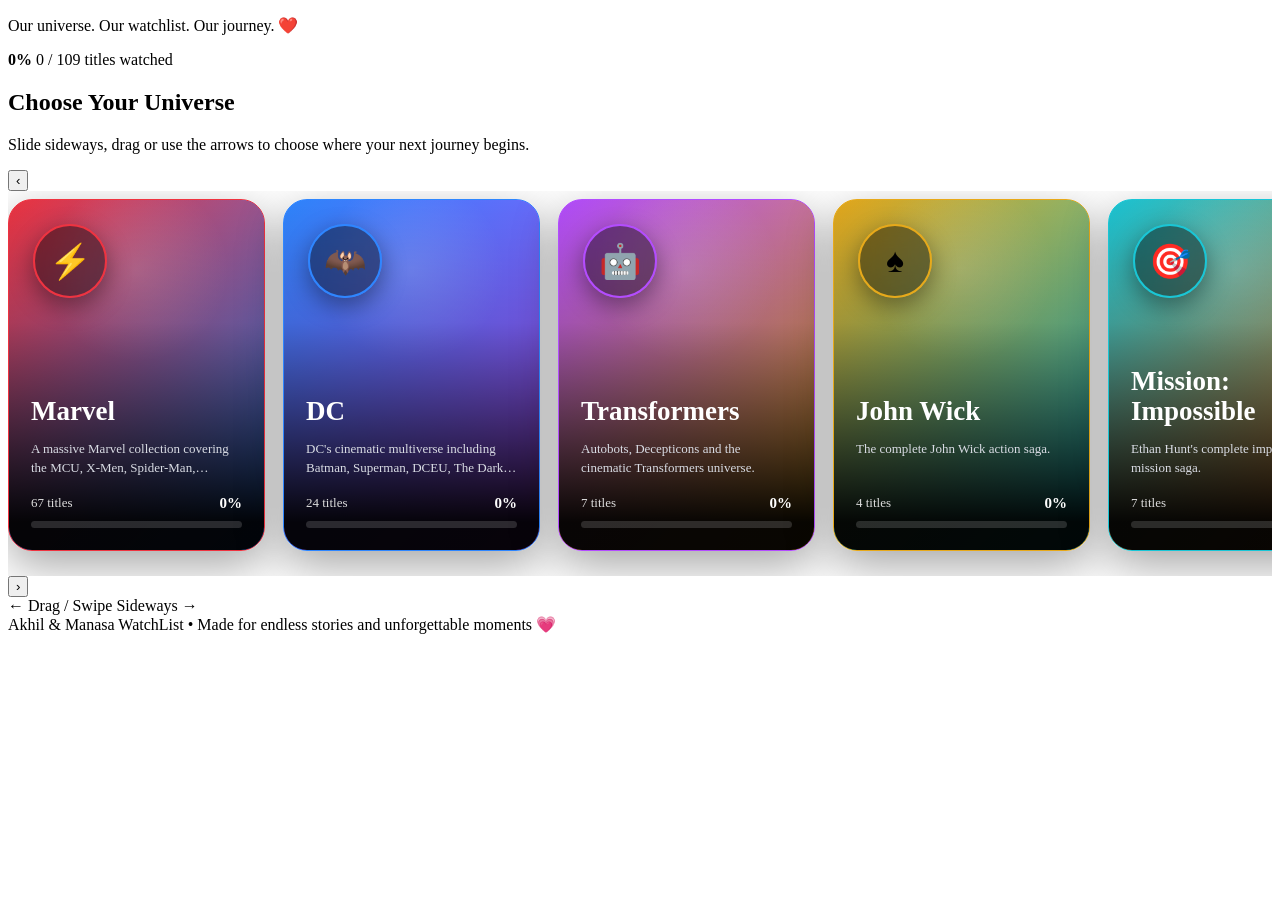
<file: index.html>
<!DOCTYPE html>
<html lang="en">

<head>
    <meta charset="UTF-8">
    <meta name="viewport" content="width=device-width, initial-scale=1.0">

    <title>Akhil & Manasa WatchList</title>

    <link rel="stylesheet" href="styles.css">
</head>

<body>

    <div class="page">

        <!-- =====================================================
             HOME / HERO
             The image already contains:
             "Akhil & Manasa WatchList"
             So DO NOT add another heading over it.
        ====================================================== -->

        <section class="hero" aria-label="Akhil and Manasa WatchList Home">

            <div class="hero-overlay"></div>

            <div class="hero-bottom">

                <div class="hero-message">
                    <p>
                        Our universe. Our watchlist. Our journey. ❤️
                    </p>
                </div>

                <div class="overall">

                    <div class="overall-top">

                        <strong id="overallPercent">
                            0%
                        </strong>

                        <span id="overallCount">
                            0 / 0 titles watched
                        </span>

                    </div>

                    <div class="bar">

                        <div class="fill"
                             id="overallFill">
                        </div>

                    </div>

                </div>

            </div>

        </section>


        <!-- =====================================================
             UNIVERSE PROFILES
        ====================================================== -->

        <section class="universe-section">

            <div class="section-head">

                <div>

                    <h2>
                        Choose Your Universe
                    </h2>

                    <p>
                        Slide sideways, drag or use the arrows
                        to choose where your next journey begins.
                    </p>

                </div>

            </div>


            <div class="profiles-wrapper">

                <button class="nav-button left"
                        id="prevBtn"
                        type="button"
                        aria-label="Previous universe">

                    ‹

                </button>


                <div class="profiles"
                     id="profiles">

                </div>


                <button class="nav-button right"
                        id="nextBtn"
                        type="button"
                        aria-label="Next universe">

                    ›

                </button>

            </div>


            <div class="slider-hint">

                ← Drag / Swipe Sideways →

            </div>

        </section>


        <!-- =====================================================
             FOOTER
        ====================================================== -->

        <footer>

            Akhil &amp; Manasa WatchList
            <span>•</span>
            Made for endless stories and unforgettable moments 💗

        </footer>

    </div>


    <!-- =========================================================
         IMPORTANT:
         data.js MUST LOAD BEFORE script.js
    ========================================================== -->

    <script src="data.js"></script>

    <script src="script.js"></script>

</body>

</html>
</file>
<file: styles.css>
/* =========================================================
   PROFILE CAROUSEL
   ========================================================= */

.profiles-wrap {
    position: relative;
    width: 100%;
}


/* THE ACTUAL SLIDER */

.profiles {
    display: flex;
    flex-wrap: nowrap;
    gap: 18px;
    width: 100%;
    max-width: 100%;
    overflow-x: auto;
    overflow-y: hidden;
    scroll-behavior: smooth;
    scroll-snap-type: x mandatory;
    padding: 8px 50px 25px;
    scrollbar-width: none;
    cursor: grab;
    touch-action: pan-x;
    user-select: none;
    -webkit-user-select: none;
    -webkit-overflow-scrolling: touch;
    box-sizing: border-box;
}

    .profiles::-webkit-scrollbar {
        display: none;
    }

    .profiles.dragging {
        cursor: grabbing;
        scroll-behavior: auto;
        scroll-snap-type: none;
    }

/* =========================================================
   PROFILE CARD
   ========================================================= */

.profile {
    position: relative;
    flex: 0 0 255px;
    width: 255px;
    height: 350px;
    border-radius: 24px;
    overflow: hidden;
    cursor: pointer;
    scroll-snap-align: start;
    border: 1px solid var(--accent);
    background: linear-gradient( 145deg, var(--accent), var(--accent2) 45%, #080a10 100% );
    box-shadow: 0 15px 45px rgba(0,0,0,.35);
    transition: transform .25s ease, box-shadow .25s ease;
    isolation: isolate;
}


    .profile:hover {
        transform: translateY(-8px);
        box-shadow: 0 25px 60px rgba(0,0,0,.6);
    }


/* =========================================================
   PROFILE BACKGROUND
   ========================================================= */

.profile-bg {
    position: absolute;
    inset: 0;
    background: radial-gradient( circle at 50% 20%, rgba(255,255,255,.16), transparent 30% ), linear-gradient( 135deg, var(--accent), var(--accent2) );
    z-index: -2;
    transition: transform .5s ease;
}


.profile:hover .profile-bg {
    transform: scale(1.08);
}


/* =========================================================
   DARK OVERLAY
   ========================================================= */

.profile-overlay {
    position: absolute;
    inset: 0;
    background: linear-gradient( to bottom, rgba(0,0,0,.02), rgba(0,0,0,.15) 35%, rgba(0,0,0,.96) 92% );
    z-index: -1;
}


/* =========================================================
   PROFILE ICON
   ========================================================= */

.profile-symbol {
    position: absolute;
    top: 24px;
    left: 24px;
    width: 70px;
    height: 70px;
    display: flex;
    align-items: center;
    justify-content: center;
    border-radius: 50%;
    font-size: 34px;
    background: rgba(0,0,0,.42);
    border: 2px solid var(--accent);
    box-shadow: 0 8px 25px rgba(0,0,0,.4);
    backdrop-filter: blur(10px);
}


/* =========================================================
   PROFILE CONTENT
   ========================================================= */

.profile-content {
    position: absolute;
    left: 0;
    right: 0;
    bottom: 0;
    padding: 22px;
}


    .profile-content h2 {
        font-size: 27px;
        line-height: 1.1;
        margin-bottom: 8px;
        color: #fff;
    }


    .profile-content p {
        font-size: 13px;
        line-height: 1.45;
        color: #d9dce4;
        min-height: 40px;
        display: -webkit-box;
        -webkit-line-clamp: 2;
        -webkit-box-orient: vertical;
        overflow: hidden;
    }


/* =========================================================
   PROFILE META
   ========================================================= */

.profile-meta {
    display: flex;
    justify-content: space-between;
    align-items: center;
    margin-top: 15px;
    color: #ddd;
    font-size: 13px;
}


    .profile-meta strong {
        color: #fff;
        font-size: 15px;
    }


/* =========================================================
   MINI PROGRESS
   ========================================================= */

.mini-bar {
    width: 100%;
    height: 7px;
    margin-top: 9px;
    overflow: hidden;
    border-radius: 999px;
    background: rgba(255,255,255,.15);
}


.mini-fill {
    height: 100%;
    border-radius: 999px;
    background: linear-gradient( 90deg, var(--accent), var(--accent2) );
    transition: width .4s ease;
}


/* =========================================================
   ARROWS
   ========================================================= */

.nav {
    position: absolute;
    top: 50%;
    transform: translateY(-50%);
    z-index: 20;
    width: 48px;
    height: 48px;
    border-radius: 50%;
    border: 1px solid rgba(255,255,255,.25);
    background: rgba(5,7,12,.85);
    color: #fff;
    font-size: 30px;
    line-height: 1;
    display: flex;
    align-items: center;
    justify-content: center;
    cursor: pointer;
    backdrop-filter: blur(12px);
    transition: background .2s ease, transform .2s ease;
}


    .nav:hover {
        background: rgba(255,255,255,.15);
        transform: translateY(-50%) scale(1.08);
    }


    .nav.left {
        left: 2px;
    }


    .nav.right {
        right: 2px;
    }


/* =========================================================
   EMPTY STATE
   ========================================================= */

.empty {
    min-width: 100%;
    padding: 35px;
    border: 1px dashed rgba(255,255,255,.2);
    border-radius: 20px;
    color: #aaa;
    display: flex;
    flex-direction: column;
    gap: 8px;
}


    .empty strong {
        color: #fff;
        font-size: 18px;
    }


/* =========================================================
   MOBILE
   ========================================================= */

@media (max-width: 700px) {

    .profiles {
        padding-left: 45px;
        padding-right: 45px;
        gap: 14px;
    }


    .profile {
        flex-basis: 235px;
        width: 235px;
        height: 320px;
    }


    .nav {
        width: 42px;
        height: 42px;
        font-size: 26px;
    }


        .nav.left {
            left: 0;
        }


        .nav.right {
            right: 0;
        }
}
</file>
